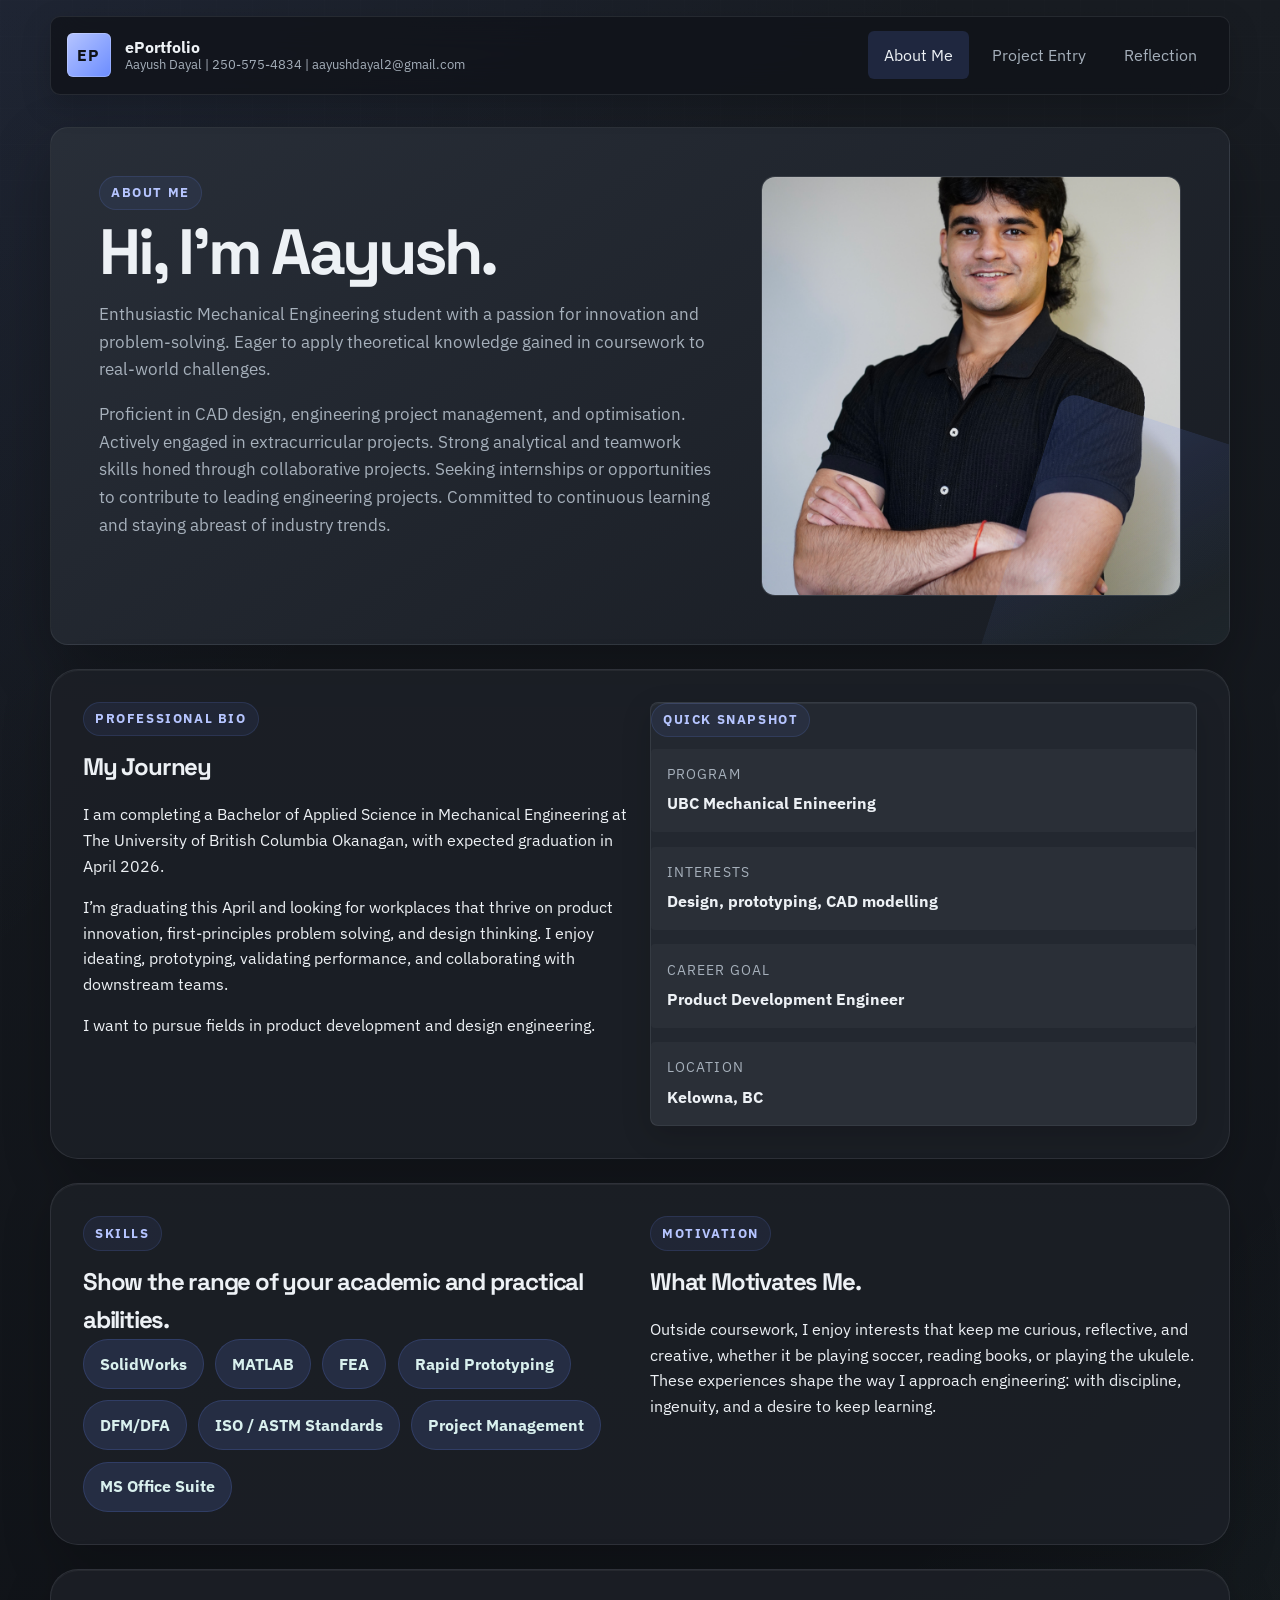
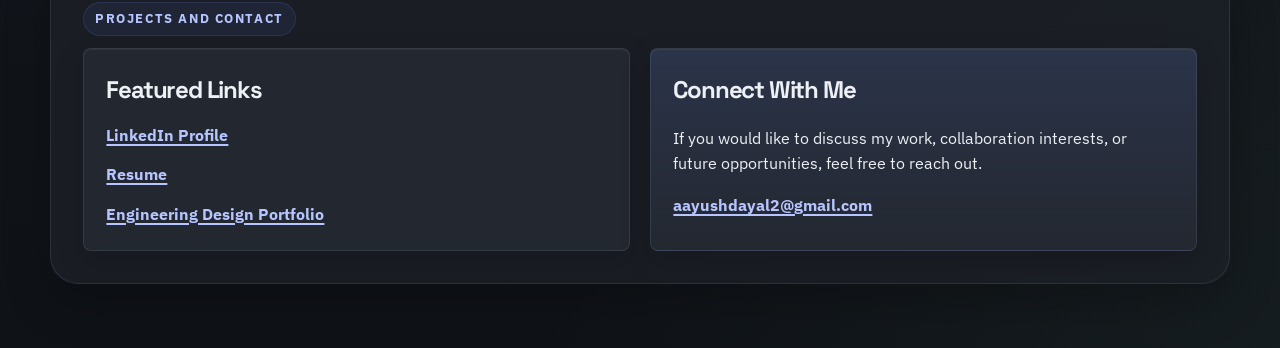
<file: index.html>
<!DOCTYPE html>
<html lang="en">
  <head>
    <meta charset="UTF-8" />
    <meta name="viewport" content="width=device-width, initial-scale=1.0" />
    <title>About Me | ePortfolio Template</title>
    <link rel="preconnect" href="https://fonts.googleapis.com" />
    <link rel="preconnect" href="https://fonts.gstatic.com" crossorigin />
    <link
      href="https://fonts.googleapis.com/css2?family=Space+Grotesk:wght@400;500;700&family=IBM+Plex+Sans:wght@400;500;600;700&display=swap"
      rel="stylesheet"
    />
    <link rel="stylesheet" href="styles.css" />
  </head>
  <body>
    <div class="page-shell">
      <header class="topbar">
        <a class="brand" href="index.html">
          <span class="brand-mark">EP</span>
          <span class="brand-text">
            <strong>ePortfolio</strong>
            <small>Aayush Dayal | 250-575-4834 | aayushdayal2@gmail.com</small>
          </span>
        </a>
        <nav class="topnav" aria-label="Primary">
          <a class="is-active" href="index.html">About Me</a>
          <a href="project.html">Project Entry</a>
          <a href="reflection.html">Reflection</a>
        </nav>
      </header>

      <main class="stack-xl">
        <section class="hero hero-page">
          <div class="hero-copy">
            <p class="eyebrow">About Me</p>
            <h1>Hi, I'm Aayush.</h1>
            <p class="lede">
              Enthusiastic Mechanical Engineering student with a passion for innovation and problem-solving. 
              Eager to apply theoretical knowledge gained in coursework to real-world challenges. 
            </p>
            <p class="lede">
              Proficient in CAD design, engineering project management, and optimisation. 
              Actively engaged in extracurricular projects. Strong analytical and teamwork skills honed through collaborative projects. 
              Seeking internships or opportunities to contribute to leading engineering projects. Committed to continuous learning and staying abreast of industry trends.
            </p>
          </div>
          <div class="portrait-card">
            <img
              src="assets/ADN00757.jpg"
              alt="Placeholder portrait for a professional headshot"
            />
          </div>
        </section>

        <section class="panel grid-two">
          <article>
            <p class="section-label">Professional Bio</p>
            <h2>My Journey</h2>
            <p>
              I am completing a Bachelor of Applied Science in Mechanical Engineering at 
              The University of British Columbia Okanagan, with expected graduation in April 2026.
            </p>
            <p>
              I’m graduating this April and looking for workplaces that thrive on product innovation, 
              first-principles problem solving, and design thinking. I enjoy ideating, prototyping,
              validating performance, and collaborating with downstream teams. 
            </p>
            <p>
              I want to pursue fields in product development and design engineering.
            </p>
          </article>

          <article class="info-card">
            <p class="section-label">Quick Snapshot</p>
            <div class="stat-list">
              <div>
                <span>Program</span>
                <strong>UBC Mechanical Enineering</strong>
              </div>
              <div>
                <span>Interests</span>
                <strong>Design, prototyping, CAD modelling</strong>
              </div>
              <div>
                <span>Career Goal</span>
                <strong>Product Development Engineer</strong>
              </div>
              <div>
                <span>Location</span>
                <strong>Kelowna, BC</strong>
              </div>
            </div>
          </article>
        </section>

        <section class="panel grid-two">
          <article>
            <p class="section-label">Skills</p>
            <h2>Show the range of your academic and practical abilities.</h2>
            <div class="pill-row">
              <span>SolidWorks</span>
              <span>MATLAB</span>
              <span>FEA</span>
              <span>Rapid Prototyping</span>
              <span>DFM/DFA</span>
              <span>ISO / ASTM Standards</span>
              <span>Project Management</span>
              <span>MS Office Suite</span>
            </div>
          </article>
          <article>
            <p class="section-label">Motivation</p>
            <h2>What Motivates Me.</h2>
            <p>
              Outside coursework, I enjoy interests that keep me curious,
              reflective, and creative, whether it be playing soccer, reading books, or playing the ukulele.
              These experiences shape the way I approach
              engineering: with discipline, ingenuity, and a desire to keep learning.
            </p>
          </article>
        </section>

        <section class="panel">
          <p class="section-label">Projects and Contact</p>
          <div class="grid-two">
            <article class="link-card">
              <h2>Featured Links</h2>
              <a href="https://www.linkedin.com/in/aayushdayal/">LinkedIn Profile</a>
              <a href="assets/Resume_Aayush_Dayal.pdf">Resume</a>
              <a href="assets/Engineering Design Portfolio - Aayush Dayal.pdf">Engineering Design Portfolio</a>
            </article>
            <article class="link-card accent-card">
              <h2>Connect With Me</h2>
              <p>
                If you would like to discuss my work, collaboration interests, or
                future opportunities, feel free to reach out.
              </p>
              <a href="mailto:aayushdayal2@gmail.com">aayushdayal2@gmail.com</a>
            </article>
          </div>
        </section>
      </main>
    </div>

    <script src="script.js"></script>
  </body>
</html>
</file>
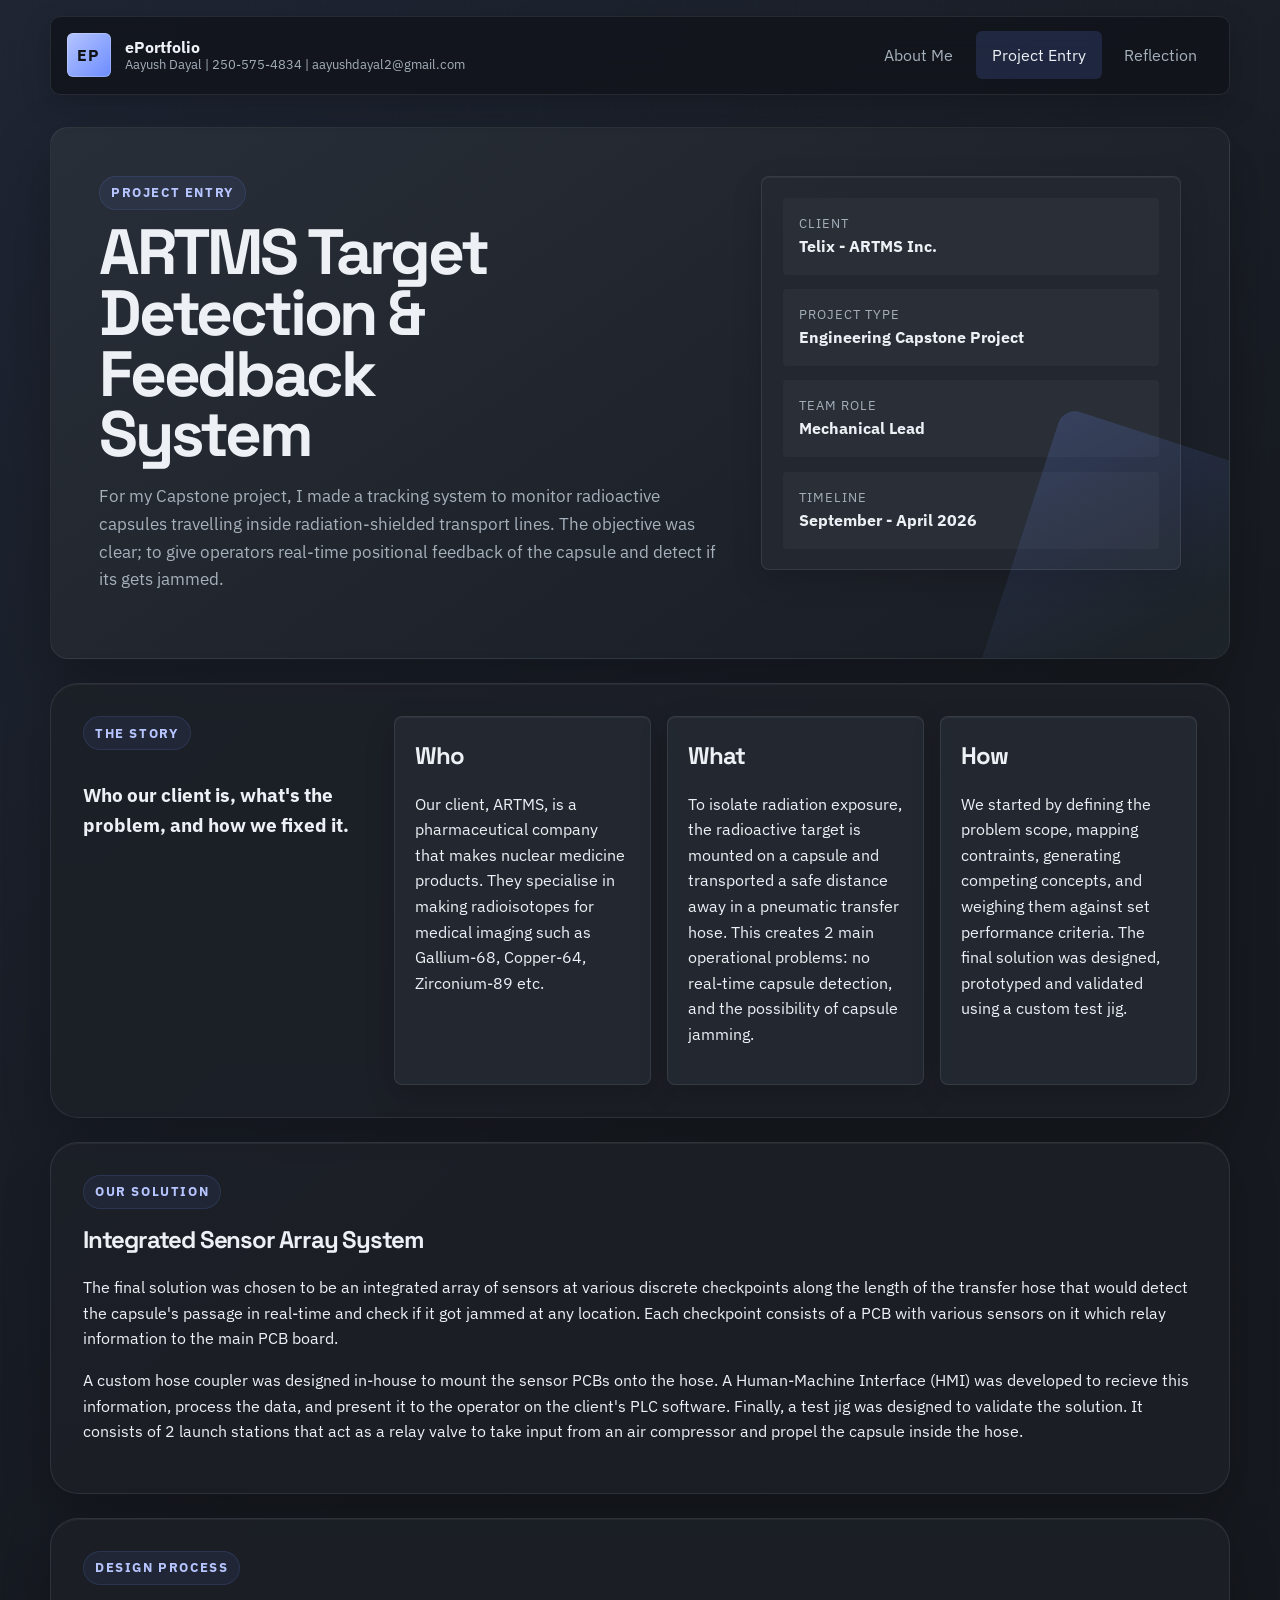
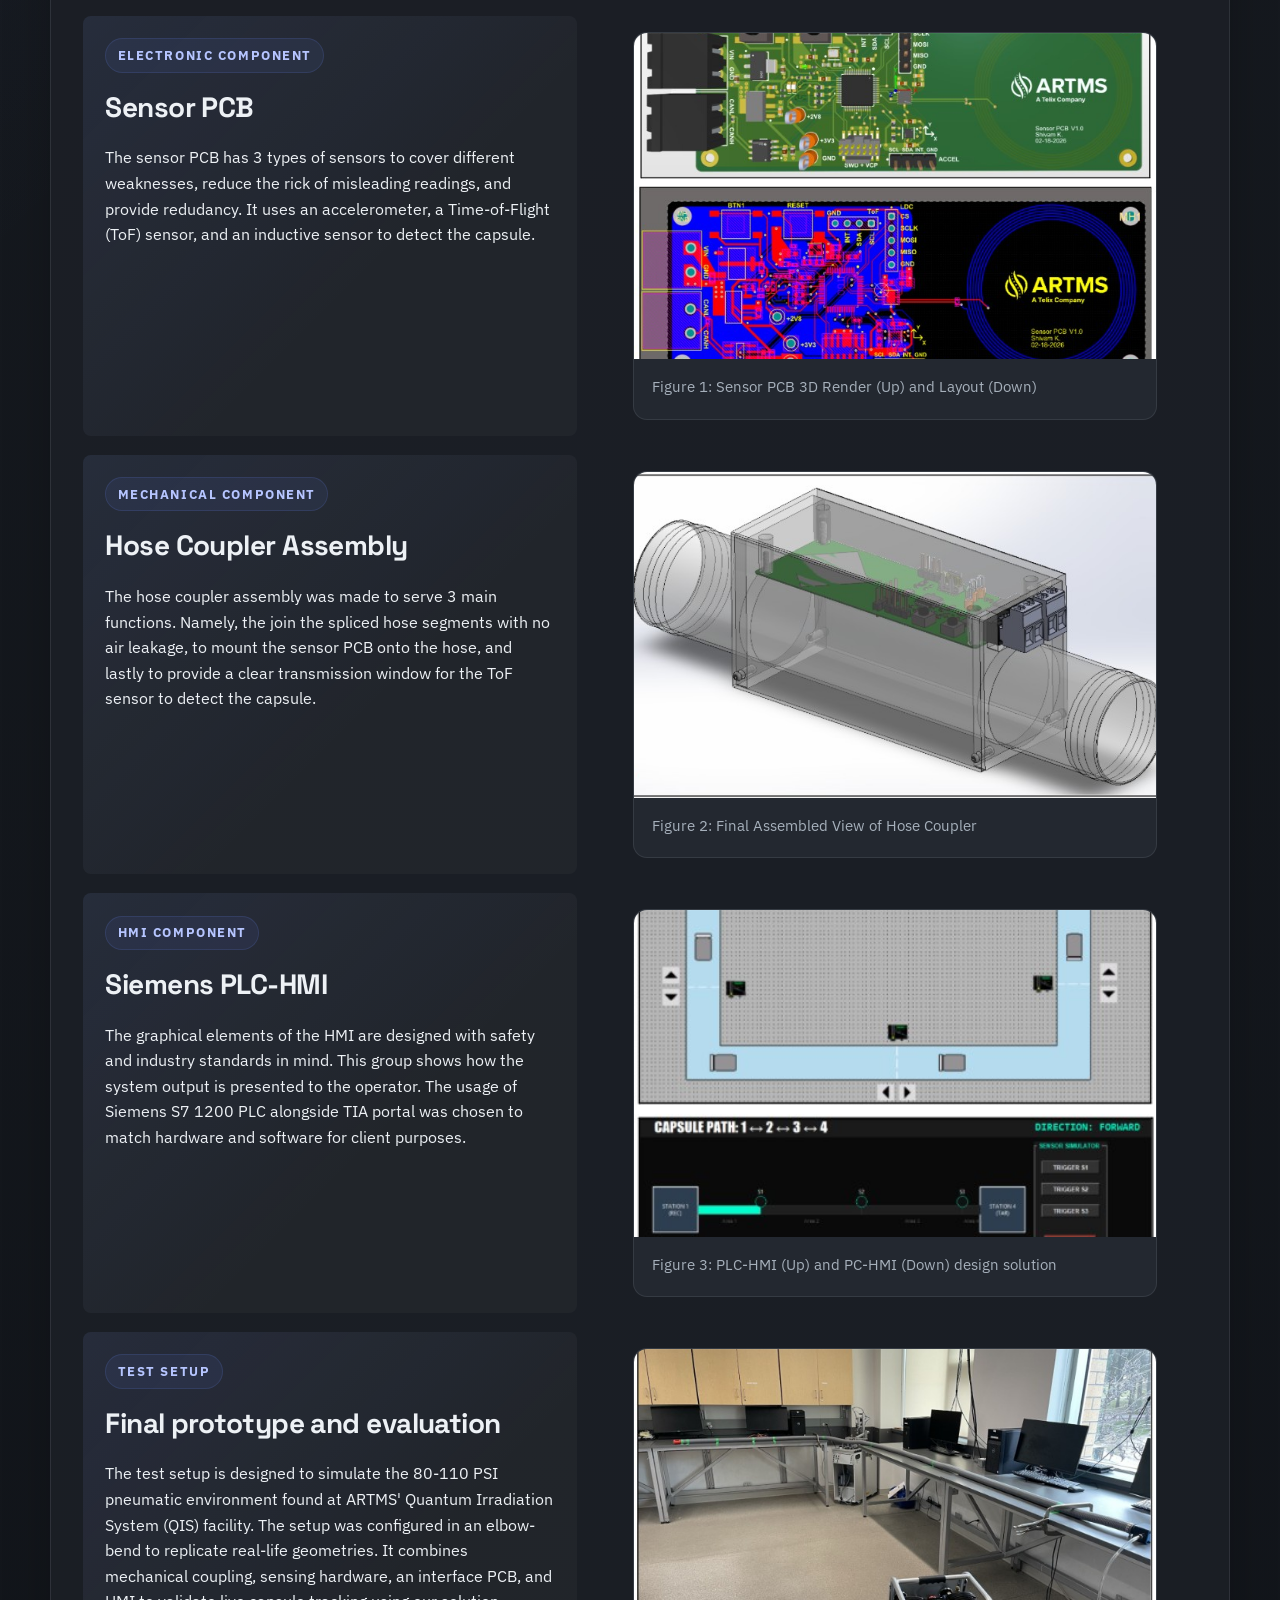
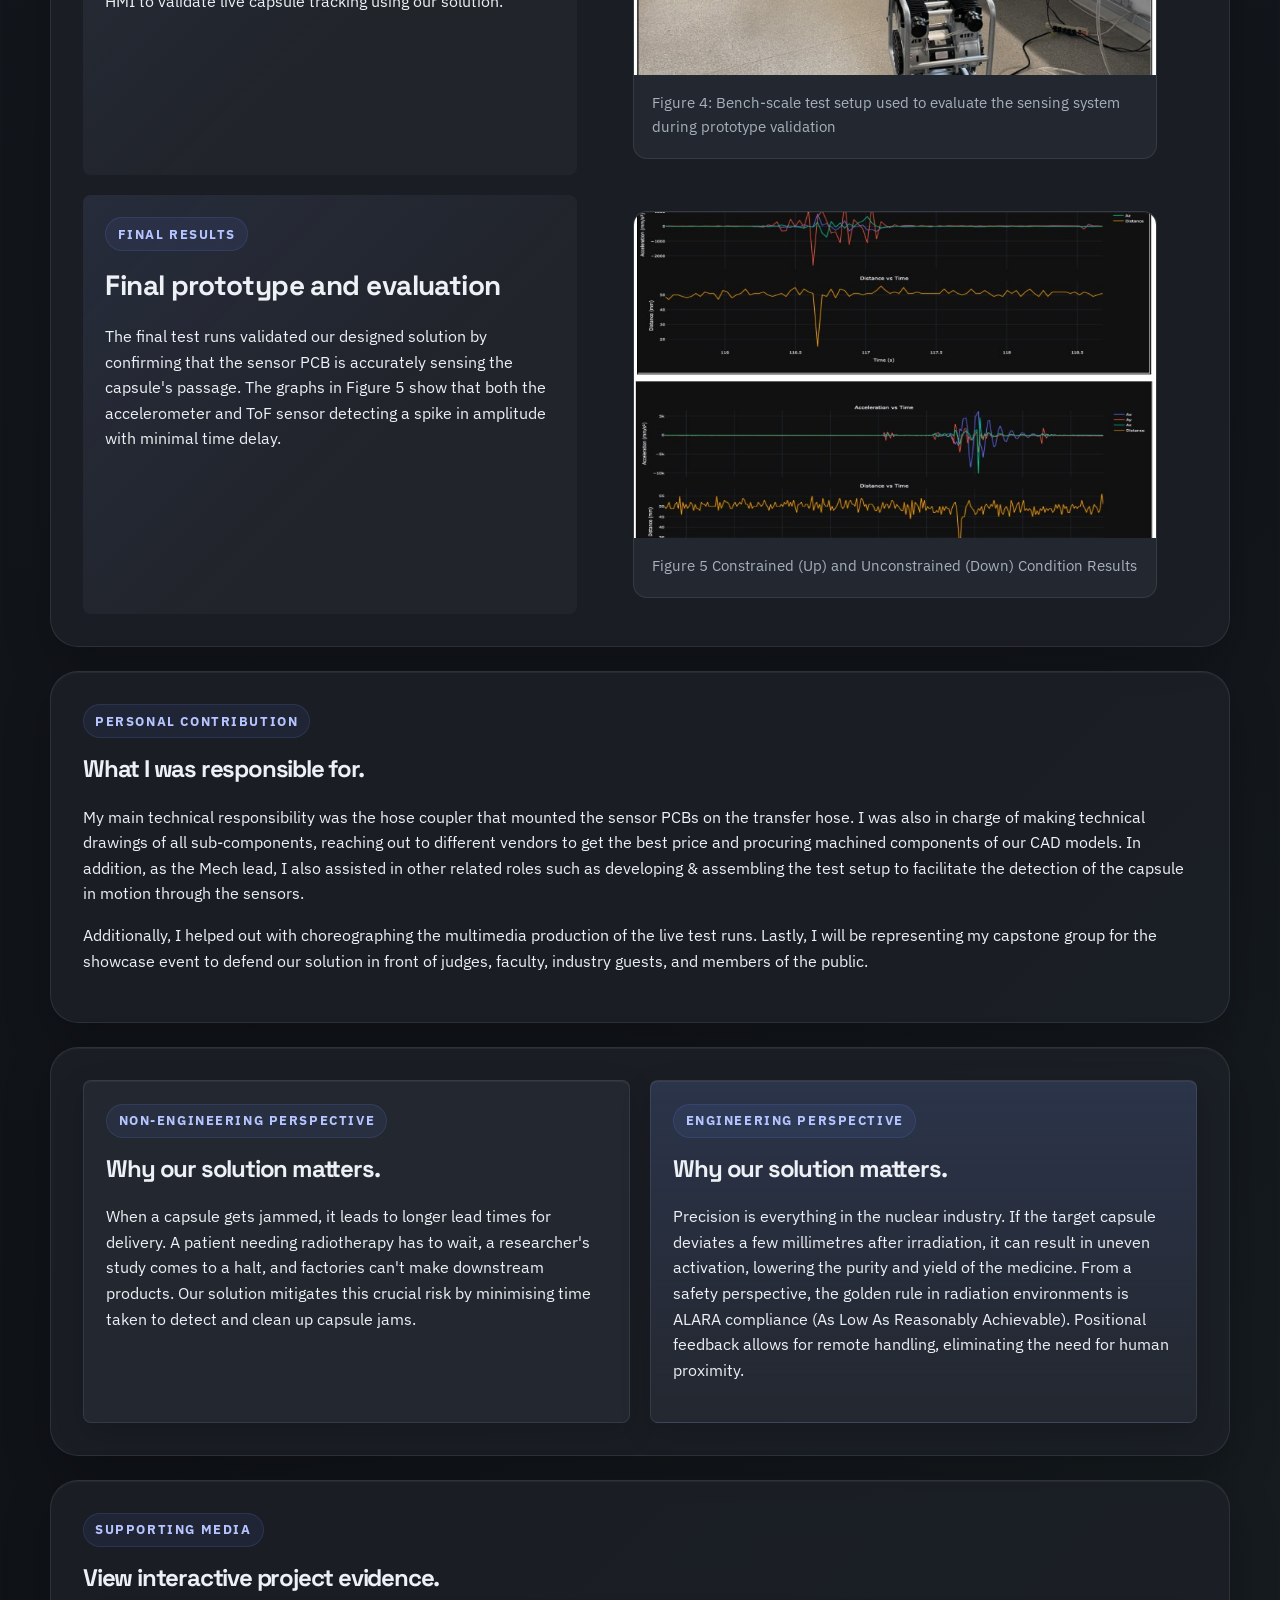
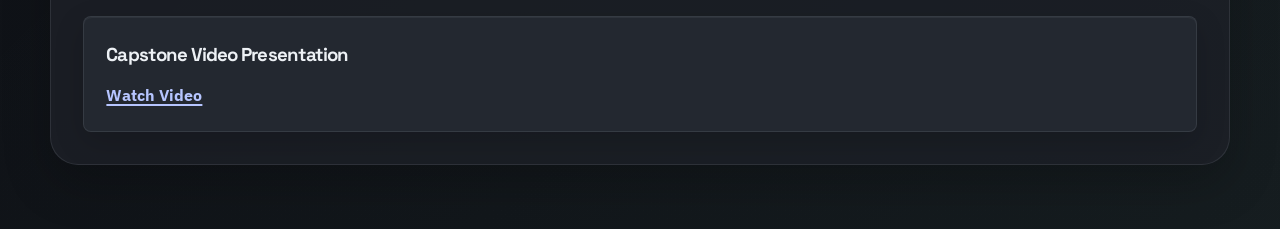
<file: project.html>
<!DOCTYPE html>
<html lang="en">
  <head>
    <meta charset="UTF-8" />
    <meta name="viewport" content="width=device-width, initial-scale=1.0" />
    <title>Project Entry | ePortfolio Template</title>
    <link rel="preconnect" href="https://fonts.googleapis.com" />
    <link rel="preconnect" href="https://fonts.gstatic.com" crossorigin />
    <link
      href="https://fonts.googleapis.com/css2?family=Space+Grotesk:wght@400;500;700&family=IBM+Plex+Sans:wght@400;500;600;700&display=swap"
      rel="stylesheet"
    />
    <link rel="stylesheet" href="styles.css" />
  </head>
  <body>
    <div class="page-shell">
      <header class="topbar">
        <a class="brand" href="index.html">
          <span class="brand-mark">EP</span>
          <span class="brand-text">
            <strong>ePortfolio</strong>
            <small>Aayush Dayal | 250-575-4834 | aayushdayal2@gmail.com</small>
          </span>
        </a>
        <nav class="topnav" aria-label="Primary">
          <a href="index.html">About Me</a>
          <a class="is-active" href="project.html">Project Entry</a>
          <a href="reflection.html">Reflection</a>
        </nav>
      </header>

      <main class="stack-xl">
        <section class="hero hero-page">
          <div class="hero-copy">
            <p class="eyebrow">Project Entry</p>
            <h1>ARTMS Target Detection & Feedback System</h1>
            <p class="lede">
              For my Capstone project, I made a tracking system to monitor radioactive capsules travelling 
              inside radiation-shielded transport lines.
              The objective was clear; to give operators real-time positional
              feedback of the capsule and detect if its gets jammed.
            </p>
          </div>
          <aside class="project-summary">
            <div>
              <span>Client</span>
              <strong>Telix - ARTMS Inc.</strong>
            </div>
            <div>
              <span>Project Type</span>
              <strong>Engineering Capstone Project</strong>
            </div>
            <div>
              <span>Team Role</span>
              <strong>Mechanical Lead</strong>
            </div>
            <div>
              <span>Timeline</span>
              <strong>September - April 2026</strong>
            </div>
          </aside>
        </section>

        <section class="panel narrative-grid">
          <article>
            <p class="section-label">The Story</p>
            <h3>Who our client is, what's the problem, and how we fixed it.</h3>
          </article>
          
          <article class="story-card">
            <h3>Who</h3>
            <p>
              Our client, ARTMS, is a pharmaceutical company that makes nuclear medicine products. 
              They specialise in making radioisotopes for medical imaging such as Gallium-68, Copper-64, 
              Zirconium-89 etc. 
            </p>
          </article>
          <article class="story-card">
            <h3>What</h3>
            <p>
              To isolate radiation exposure, the radioactive target is mounted on a capsule and transported
              a safe distance away in a pneumatic transfer hose. This creates 2 main operational problems:
              no real-time capsule detection, and the possibility of capsule jamming. 
            </p>
          </article>
          <article class="story-card">
            <h3>How</h3>
            <p>
              We started by defining the problem scope, mapping contraints, generating competing concepts,
              and weighing them against set performance criteria. The final solution was designed, prototyped
              and validated using a custom test jig.
            </p>
          </article>
        </section>

        <section class="panel">
          <article>
            <p class="section-label">Our Solution</p>
            <h2>Integrated Sensor Array System</h2>
          </article>
          <p>
            The final solution was chosen to be an integrated array of sensors at various discrete checkpoints
            along the length of the transfer hose that would detect the capsule's passage in real-time and check if
            it got jammed at any location. Each checkpoint consists of a PCB with various sensors on it which relay
            information to the main PCB board. 
          </p>
          <p>
            A custom hose coupler was designed in-house to mount the sensor PCBs
            onto the hose. A Human-Machine Interface (HMI) was developed to recieve this information, process the data, 
            and present it to the operator on the client's PLC software. Finally, a test jig was designed to validate the 
            solution. It consists of 2 launch stations that act as a relay valve to take input from an air compressor and 
            propel the capsule inside the hose.
          </p>
        </section>

        <section class="panel">
          <div class="section-head">
            <div>
              <p class="section-label">Design Process</p>
            </div>
          </div>

          <div class="timeline">
            <article class="timeline-step">
              <div class="timeline-copy">
                <span class="timeline-tag">Electronic Component</span>
                <h3>Sensor PCB</h3>
                <p>
                  The sensor PCB has 3 types of sensors to cover different weaknesses, reduce the rick of misleading readings,
                  and provide redudancy. It uses an accelerometer, a Time-of-Flight (ToF) sensor, and an inductive sensor to 
                  detect the capsule.
                </p>
              </div>
              <figure class="media-card">
                <img
                  src="assets/PCB.jpg"
                  alt="Placeholder sketch board for early design ideas"
                />
                <figcaption>
                  Figure 1: Sensor PCB 3D Render (Up) and Layout (Down)
                </figcaption>
              </figure>
            </article>

            <article class="timeline-step">
              <div class="timeline-copy">
                <span class="timeline-tag">Mechanical Component</span>
                <h3>Hose Coupler Assembly</h3>
                <p>
                  The hose coupler assembly was made to serve 3 main functions. Namely, the join the spliced hose segments with
                  no air leakage, to mount the sensor PCB onto the hose, and lastly to provide a clear transmission window for
                  the ToF sensor to detect the capsule.
                </p>
              </div>
              <figure class="media-card">
                <img
                  src="assets/Hose_Coupler.jpg"
                  alt="Placeholder final prototype visualization"
                />
                <figcaption>
                  Figure 2: Final Assembled View of Hose Coupler
                </figcaption>
              </figure>
            </article>

            <article class="timeline-step">
              <div class="timeline-copy">
                <span class="timeline-tag">HMI Component</span>
                <h3>Siemens PLC-HMI</h3>
                <p>
                  The graphical elements of the HMI are designed with safety and industry standards in mind. This group shows how 
                  the system output is presented to the operator. The usage of Siemens S7 1200 PLC alongside TIA portal was chosen
                  to match hardware and software for client purposes.
                </p>
              </div>
              <figure class="media-card">
                <img
                  src="assets/HMI.jpg"
                  alt="Figure 3: PLC-HMI (Up) and PC-HMI (Down) design solution"
                />
                <figcaption>
                  Figure 3: PLC-HMI (Up) and PC-HMI (Down) design solution
                </figcaption>
              </figure>
            </article>

            <article class="timeline-step">
              <div class="timeline-copy">
                <span class="timeline-tag">Test Setup</span>
                <h3>Final prototype and evaluation</h3>
                <p>
                  The test setup is designed to simulate the 80-110 PSI pneumatic environment found at ARTMS' Quantum Irradiation
                  System (QIS) facility. The setup was configured in an elbow-bend to replicate real-life geometries. It combines
                  mechanical coupling, sensing hardware, an interface PCB, and HMI to validate live capsule tracking using our solution.
                </p>
              </div>
              <figure class="media-card">
                <img
                  src="assets/Test.jpg"
                  alt="Placeholder final prototype visualization"
                />
                <figcaption>
                  Figure 4: Bench-scale test setup used to evaluate the sensing system during prototype validation
                </figcaption>
              </figure>
            </article>

                        <article class="timeline-step">
              <div class="timeline-copy">
                <span class="timeline-tag">Final Results</span>
                <h3>Final prototype and evaluation</h3>
                <p>
                  The final test runs validated our designed solution by confirming that the sensor PCB is accurately sensing the capsule's
                  passage. The graphs in Figure 5 show that both the accelerometer and ToF sensor detecting a spike in amplitude with minimal
                  time delay.
                </p>
              </div>
              <figure class="media-card">
                <img
                  src="assets/results.jpg"
                  alt="Placeholder final prototype visualization"
                />
                <figcaption>
                  Figure 5 Constrained (Up) and Unconstrained (Down) Condition Results 
                </figcaption>
              </figure>
            </article>
          </div>
        </section>

        <section class="panel">
          <article>
            <p class="section-label">Personal Contribution</p>
            <h2>What I was responsible for.</h2>
          </article>
          <p>
            My main technical responsibility was the hose coupler that mounted the sensor PCBs on the transfer hose. 
            I was also in charge of making technical drawings of all sub-components, reaching out to different vendors to get 
            the best price and procuring machined components of our CAD models. In addition, as the Mech lead, I also assisted 
            in other related roles such as developing & assembling the test setup 
            to facilitate the detection of the capsule in motion through the sensors.
          </p>
          <p>
            Additionally, I helped out with choreographing the multimedia production of the live test runs. Lastly, I will be representing my capstone group
            for the showcase event to defend our solution in front of judges, faculty, industry guests, and members of the public.
          </p>
        </section>

        <section class="panel grid-two">
          <article class="audience-card">
            <p class="section-label">Non-Engineering Perspective</p>
            <h2>Why our solution matters.</h2>
            <p>
              When a capsule gets jammed, it leads to longer lead times for delivery. A patient needing 
              radiotherapy has to wait, a researcher's study comes to a halt, and factories can't make 
              downstream products. Our solution mitigates this crucial risk by minimising time taken to 
              detect and clean up capsule jams.
            </p>
          </article>

          <article class="audience-card technical">
            <p class="section-label">Engineering Perspective</p>
            <h2>Why our solution matters.</h2>
            <p>
              Precision is everything in the nuclear industry. If the target capsule deviates a few 
              millimetres after irradiation, it can result in uneven activation, lowering the purity and 
              yield of the medicine. From a safety perspective, the golden rule in radiation environments is ALARA compliance
              (As Low As Reasonably Achievable). Positional feedback allows for remote handling, eliminating
              the need for human proximity.
            </p>
          </article>
        </section>

        <section class="panel">
          <div class="section-head">
            <div>
              <p class="section-label">Supporting Media</p>
              <h2>View interactive project evidence.</h2>
            </div>
          </div>
          <div class="grid-one">
            <article class="resource-card">
              <h3>Capstone Video Presentation</h3>
              <a href="https://www.youtube.com/watch?v=qni2ZHnxNtM">Watch Video</a>
            </article>
          </div>
        </section>
      </main>
    </div>

    <script src="script.js"></script>
  </body>
</html>
</file>
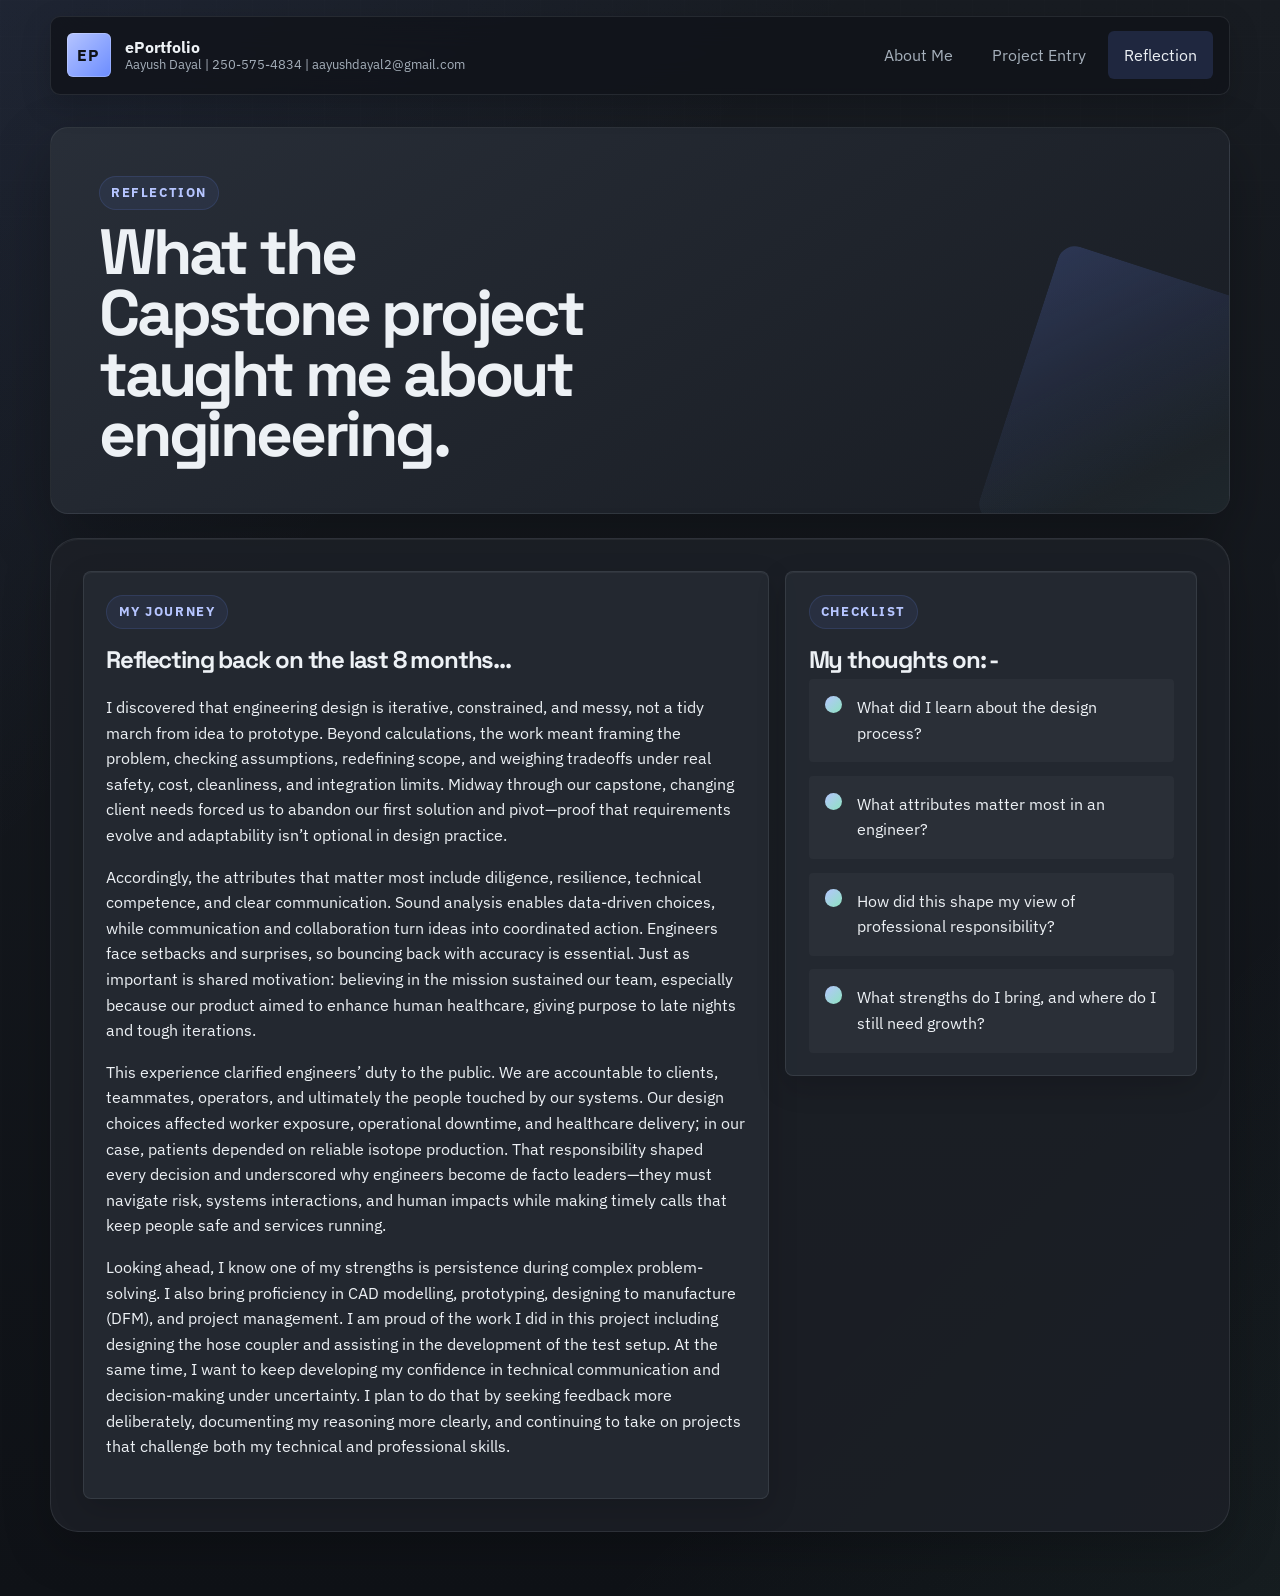
<file: reflection.html>
<!DOCTYPE html>
<html lang="en">
  <head>
    <meta charset="UTF-8" />
    <meta name="viewport" content="width=device-width, initial-scale=1.0" />
    <title>Reflection | ePortfolio Template</title>
    <link rel="preconnect" href="https://fonts.googleapis.com" />
    <link rel="preconnect" href="https://fonts.gstatic.com" crossorigin />
    <link
      href="https://fonts.googleapis.com/css2?family=Space+Grotesk:wght@400;500;700&family=IBM+Plex+Sans:wght@400;500;600;700&display=swap"
      rel="stylesheet"
    />
    <link rel="stylesheet" href="styles.css" />
  </head>
  <body>
    <div class="page-shell">
      <header class="topbar">
        <a class="brand" href="index.html">
          <span class="brand-mark">EP</span>
          <span class="brand-text">
            <strong>ePortfolio</strong>
            <small>Aayush Dayal | 250-575-4834 | aayushdayal2@gmail.com</small>
          </span>
        </a>
        <nav class="topnav" aria-label="Primary">
          <a href="index.html">About Me</a>
          <a href="project.html">Project Entry</a>
          <a class="is-active" href="reflection.html">Reflection</a>
        </nav>
      </header>

      <main class="stack-xl">
        <section class="hero hero-page">
          <div class="hero-copy">
            <p class="eyebrow">Reflection</p>
            <h1>What the Capstone project taught me about engineering.</h1>
          </div>
        </section>

        <section class="panel reflection-layout">
          <article class="reflection-card">
            <p class="section-label">My Journey</p>
            <h2>Reflecting back on the last 8 months...</h2>
            <p>
              I discovered that engineering design is iterative, constrained, and messy, not a tidy march from idea to prototype. 
              Beyond calculations, the work meant framing the problem, checking assumptions, redefining scope, and weighing tradeoffs 
              under real safety, cost, cleanliness, and integration limits. Midway through our capstone, changing client needs forced us 
              to abandon our first solution and pivot—proof that requirements evolve and adaptability isn’t optional in design practice.
            </p>
            <p>
              Accordingly, the attributes that matter most include diligence, resilience, technical competence, and clear communication. 
              Sound analysis enables data‑driven choices, while communication and collaboration turn ideas into coordinated action. Engineers
               face setbacks and surprises, so bouncing back with accuracy is essential. Just as important is shared motivation: believing in 
               the mission sustained our team, especially because our product aimed to enhance human healthcare, giving purpose to late nights 
               and tough iterations.
            </p>
            <p>
              This experience clarified engineers’ duty to the public. We are accountable to clients, teammates, operators, and ultimately 
              the people touched by our systems. Our design choices affected worker exposure, operational downtime, and healthcare delivery; 
              in our case, patients depended on reliable isotope production. That responsibility shaped every decision and underscored why 
              engineers become de facto leaders—they must navigate risk, systems interactions, and human impacts while making timely calls that 
              keep people safe and services running.
            </p>
            <p>
              Looking ahead, I know one of my strengths is persistence during
              complex problem-solving. I also bring proficiency in CAD modelling, prototyping, designing to manufacture (DFM), and project 
              management. I am proud of the work I did in this project including designing the hose coupler and assisting in the development of 
              the test setup. At the same time, I want to keep developing my confidence in technical communication and decision-making
              under uncertainty. I plan to do that by seeking feedback more
              deliberately, documenting my reasoning more clearly, and continuing to
              take on projects that challenge both my technical and professional
              skills.
            </p>
          </article>

          <aside class="prompt-card">
            <p class="section-label">Checklist</p>
            <h2>My thoughts on: -</h2>
            <div class="checklist">
              <p>What did I learn about the design process?</p>
              <p>What attributes matter most in an engineer?</p>
              <p>How did this shape my view of professional responsibility?</p>
              <p>What strengths do I bring, and where do I still need growth?</p>
            </div>
          </aside>
        </section>
      </main>
    </div>

    <script src="script.js"></script>
  </body>
</html>
</file>
<file: styles.css>
:root {
  --bg: #13161b;
  --paper: rgba(29, 33, 40, 0.94);
  --panel: rgba(36, 41, 49, 0.96);
  --line: rgba(214, 221, 230, 0.1);
  --ink: #edf1f5;
  --muted: #a6b0bb;
  --accent: #6b8cff;
  --accent-soft: rgba(107, 140, 255, 0.14);
  --accent-deep: #b6c5ff;
  --warm: #8ee3c0;
  --shadow: 0 24px 60px rgba(0, 0, 0, 0.28);
  --radius-lg: 28px;
  --radius-md: 8px;
  --radius-sm: 4px;
  --max: 1180px;
}

* {
  box-sizing: border-box;
}

html {
  scroll-behavior: smooth;
}

body {
  margin: 0;
  min-height: 100vh;
  color: var(--ink);
  background:
    linear-gradient(135deg, rgba(107, 140, 255, 0.08), transparent 30%),
    linear-gradient(315deg, rgba(142, 227, 192, 0.05), transparent 24%),
    linear-gradient(180deg, #181c22 0%, #0f1217 100%);
  font-family: "IBM Plex Sans", sans-serif;
  line-height: 1.6;
}

img {
  display: block;
  width: 100%;
}

a {
  color: inherit;
}

.page-shell {
  width: min(calc(100% - 2rem), var(--max));
  margin: 0 auto;
  padding: 1rem 0 4rem;
}

body::before {
  content: "";
  position: fixed;
  inset: 0;
  pointer-events: none;
  background-image:
    linear-gradient(rgba(255, 255, 255, 0.02) 1px, transparent 1px),
    linear-gradient(90deg, rgba(255, 255, 255, 0.02) 1px, transparent 1px);
  background-size: 36px 36px;
  mask-image: linear-gradient(180deg, rgba(0, 0, 0, 0.42), transparent 85%);
}

.topbar {
  position: sticky;
  top: 1rem;
  z-index: 10;
  display: flex;
  justify-content: space-between;
  align-items: center;
  gap: 1rem;
  margin-bottom: 2rem;
  padding: 0.9rem 1rem;
  background: rgba(16, 19, 25, 0.78);
  backdrop-filter: blur(16px);
  border: 1px solid var(--line);
  border-radius: 10px;
  box-shadow: 0 10px 30px rgba(0, 0, 0, 0.18);
}

.brand {
  display: inline-flex;
  align-items: center;
  gap: 0.85rem;
  text-decoration: none;
}

.brand-mark {
  display: grid;
  place-items: center;
  width: 2.75rem;
  height: 2.75rem;
  border-radius: 6px;
  color: #0f1217;
  font-weight: 800;
  letter-spacing: 0.08em;
  background: linear-gradient(135deg, var(--accent-deep), var(--accent));
  box-shadow: inset 0 0 0 1px rgba(255, 255, 255, 0.22);
}

.brand-text {
  display: grid;
}

.brand-text strong,
.brand-text small {
  line-height: 1.1;
}

.brand-text small {
  color: var(--muted);
}

.topnav {
  display: flex;
  flex-wrap: wrap;
  justify-content: flex-end;
  gap: 0.4rem;
}

.topnav a {
  padding: 0.7rem 1rem;
  border-radius: 6px;
  text-decoration: none;
  color: var(--muted);
  transition: 180ms ease;
}

.topnav a:hover,
.topnav a:focus-visible,
.topnav a.is-active {
  color: var(--ink);
  background: rgba(107, 140, 255, 0.16);
}

.hero {
  position: relative;
  overflow: hidden;
  display: grid;
  gap: 2rem;
  padding: clamp(1.5rem, 4vw, 3rem);
  border-radius: 18px;
  background:
    linear-gradient(145deg, rgba(40, 46, 56, 0.98), rgba(24, 28, 35, 0.96)),
    var(--paper);
  border: 1px solid rgba(214, 221, 230, 0.08);
  box-shadow: var(--shadow);
}

.hero::after {
  content: "";
  position: absolute;
  inset: auto -6% -14% auto;
  width: 18rem;
  height: 18rem;
  border-radius: 18px;
  background:
    linear-gradient(135deg, rgba(107, 140, 255, 0.2), transparent 60%),
    linear-gradient(315deg, rgba(142, 227, 192, 0.08), transparent 70%);
  transform: rotate(18deg);
  pointer-events: none;
}

.hero-home {
  grid-template-columns: 1.15fr 0.95fr;
  align-items: center;
}

.hero-page {
  grid-template-columns: 1.2fr 0.8fr;
  align-items: start;
}

.hero-copy h1,
.panel h2,
.story-card h3,
.resource-card h3 {
  margin: 0;
  font-family: "Space Grotesk", sans-serif;
  font-weight: 700;
  letter-spacing: -0.05em;
}

.hero-copy h1 {
  max-width: 12ch;
  font-size: clamp(2.5rem, 5vw, 5rem);
  line-height: 0.95;
}

.eyebrow,
.section-label,
.timeline-tag {
  display: inline-flex;
  align-items: center;
  gap: 0.4rem;
  margin: 0 0 0.75rem;
  font-size: 0.82rem;
  font-weight: 800;
  letter-spacing: 0.12em;
  text-transform: uppercase;
  color: var(--accent-deep);
  background: rgba(107, 140, 255, 0.08);
  border: 1px solid rgba(107, 140, 255, 0.14);
  border-radius: 999px;
  padding: 0.35rem 0.7rem;
}

.lede,
.supporting-text {
  max-width: 62ch;
  color: var(--muted);
  font-size: 1.08rem;
}

.hero-actions {
  display: flex;
  flex-wrap: wrap;
  gap: 0.8rem;
  margin-top: 1.75rem;
}

.button {
  display: inline-flex;
  align-items: center;
  justify-content: center;
  min-height: 3.2rem;
  padding: 0.85rem 1.3rem;
  border-radius: 8px;
  text-decoration: none;
  font-weight: 700;
  transition: transform 180ms ease, box-shadow 180ms ease, background 180ms ease;
}

.button:hover,
.button:focus-visible {
  transform: translateY(-2px);
}

.button-primary {
  color: #0f1217;
  background: linear-gradient(135deg, var(--accent-deep), var(--accent));
  box-shadow: 0 12px 24px rgba(107, 140, 255, 0.22);
}

.button-secondary {
  background: rgba(107, 140, 255, 0.12);
  border: 1px solid rgba(107, 140, 255, 0.18);
}

.hero-card-grid,
.grid-three {
  display: grid;
  gap: 1rem;
}

.feature-card,
.resource-card,
.story-card,
.info-card,
.link-card,
.prompt-card,
.reflection-card,
.audience-card,
.project-summary {
  background: var(--panel);
  border: 1px solid var(--line);
  border-radius: var(--radius-md);
  box-shadow: 0 10px 30px rgba(0, 0, 0, 0.16);
}

.feature-card,
.resource-card,
.story-card,
.info-card,
.link-card,
.prompt-card,
.reflection-card,
.audience-card,
.project-summary,
.panel,
.portrait-card,
.media-card {
  position: relative;
}

.feature-card::before,
.resource-card::before,
.story-card::before,
.info-card::before,
.link-card::before,
.prompt-card::before,
.reflection-card::before,
.audience-card::before,
.project-summary::before,
.panel::before,
.portrait-card::before,
.media-card::before {
  content: "";
  position: absolute;
  inset: 0;
  border-radius: inherit;
  border-top: 1px solid rgba(255, 255, 255, 0.05);
  pointer-events: none;
}

.feature-card {
  padding: 1.25rem;
}

.feature-number {
  display: inline-block;
  margin-bottom: 0.5rem;
  color: var(--warm);
  font-weight: 800;
}

.stack-xl {
  display: grid;
  gap: 1.5rem;
}

.panel {
  padding: clamp(1.3rem, 3vw, 2rem);
  background: rgba(28, 32, 39, 0.86);
  border: 1px solid var(--line);
  border-radius: var(--radius-lg);
  box-shadow: 0 18px 48px rgba(0, 0, 0, 0.22);
}

.grid-two {
  display: grid;
  grid-template-columns: repeat(2, minmax(0, 1fr));
  gap: 1.25rem;
}

.grid-three {
  grid-template-columns: repeat(3, minmax(0, 1fr));
}

.checklist {
  display: grid;
  gap: 0.85rem;
}

.checklist p {
  margin: 0;
  padding: 1rem 1rem 1rem 3rem;
  position: relative;
  background: rgba(255, 255, 255, 0.03);
  border-radius: var(--radius-sm);
}

.checklist p::before {
  content: "";
  position: absolute;
  left: 1rem;
  top: 1.05rem;
  width: 1.1rem;
  height: 1.1rem;
  border-radius: 50%;
  background: linear-gradient(135deg, var(--accent-deep), var(--warm));
}

.callout {
  text-align: center;
  background:
    linear-gradient(135deg, rgba(107, 140, 255, 0.08), transparent 50%),
    rgba(28, 32, 39, 0.86);
}

.portrait-card,
.media-card {
  overflow: hidden;
  background: var(--panel);
  border: 1px solid var(--line);
  border-radius: 14px;
}

.portrait-card img,
.media-card img {
  aspect-ratio: 1 / 1;
  object-fit: cover;
}

.caption,
.media-card figcaption {
  margin: 0;
  padding: 1rem 1.1rem 1.2rem;
  color: var(--muted);
  font-size: 0.94rem;
}

.stat-list {
  display: grid;
  gap: 0.9rem;
}

.stat-list div {
  padding: 0.95rem 1rem;
  border-radius: var(--radius-sm);
  background: rgba(255, 255, 255, 0.03);
}

.stat-list span {
  display: block;
  color: var(--muted);
  font-size: 0.85rem;
  text-transform: uppercase;
  letter-spacing: 0.08em;
}

.stat-list strong {
  display: block;
  margin-top: 0.35rem;
}

.pill-row {
  display: flex;
  flex-wrap: wrap;
  gap: 0.7rem;
}

.pill-row span {
  padding: 0.7rem 1rem;
  border-radius: 999px;
  background: var(--accent-soft);
  color: #d9f0ee;
  font-weight: 700;
  border: 1px solid rgba(107, 140, 255, 0.18);
}

.link-card,
.resource-card,
.prompt-card,
.reflection-card,
.audience-card {
  padding: 1.4rem;
}

.link-card a,
.resource-card a {
  display: block;
  width: fit-content;
  margin-top: 0.85rem;
  color: var(--accent-deep);
  font-weight: 700;
  text-decoration-thickness: 2px;
  text-underline-offset: 0.18em;
}

.accent-card,
.technical {
  background:
    linear-gradient(180deg, rgba(107, 140, 255, 0.12), rgba(35, 40, 48, 0.92)),
    var(--panel);
}

.project-summary {
  display: grid;
  gap: 0.9rem;
  padding: 1.3rem;
}

.project-summary div {
  padding: 0.95rem 1rem;
  border-radius: var(--radius-sm);
  background: rgba(255, 255, 255, 0.03);
}

.project-summary span {
  display: block;
  color: var(--muted);
  font-size: 0.82rem;
  letter-spacing: 0.08em;
  text-transform: uppercase;
}

.narrative-grid {
  display: grid;
  grid-template-columns: 1.15fr repeat(3, 1fr);
  gap: 1rem;
}

.story-card {
  padding: 1.25rem;
}

.story-card h3 {
  margin-bottom: 0.55rem;
  font-size: 1.5rem;
}

.section-head {
  display: flex;
  justify-content: space-between;
  align-items: end;
  gap: 1rem;
  margin-bottom: 1.2rem;
}

.timeline {
  display: grid;
  gap: 1.2rem;
}

.timeline-step {
  display: grid;
  grid-template-columns: 0.9fr 1.1fr;
  gap: 1rem;
  align-items: stretch;
}

.timeline-copy {
  padding: 1.4rem;
  border-radius: var(--radius-md);
  background:
    linear-gradient(135deg, rgba(107, 140, 255, 0.08), transparent 60%),
    rgba(255, 255, 255, 0.03);
}

.timeline-copy h3 {
  margin: 0 0 0.55rem;
  font-family: "Space Grotesk", sans-serif;
  font-size: 1.75rem;
  letter-spacing: -0.02em;
}

.media-card img {
  aspect-ratio: 16 / 10;
}

.reflection-layout {
  display: grid;
  grid-template-columns: 1.25fr 0.75fr;
  gap: 1rem;
  align-items: start;
}

.reveal {
  opacity: 0;
  transform: translateY(14px);
  transition: opacity 500ms ease, transform 500ms ease;
}

.reveal.is-visible {
  opacity: 1;
  transform: translateY(0);
}

@media (max-width: 1000px) {
  .hero-home,
  .hero-page,
  .grid-two,
  .grid-three,
  .narrative-grid,
  .timeline-step,
  .reflection-layout {
    grid-template-columns: 1fr;
  }

  .section-head,
  .topbar {
    align-items: start;
    flex-direction: column;
    border-radius: 28px;
  }

  .topnav {
    justify-content: flex-start;
  }
}

@media (max-width: 640px) {
  .page-shell {
    width: min(calc(100% - 1rem), var(--max));
    padding-top: 0.5rem;
  }

  .hero-copy h1 {
    max-width: none;
    font-size: clamp(2.2rem, 12vw, 3.5rem);
  }

  .button,
  .topnav a {
    width: 100%;
  }

  .hero-actions {
    flex-direction: column;
  }
}
</file>
